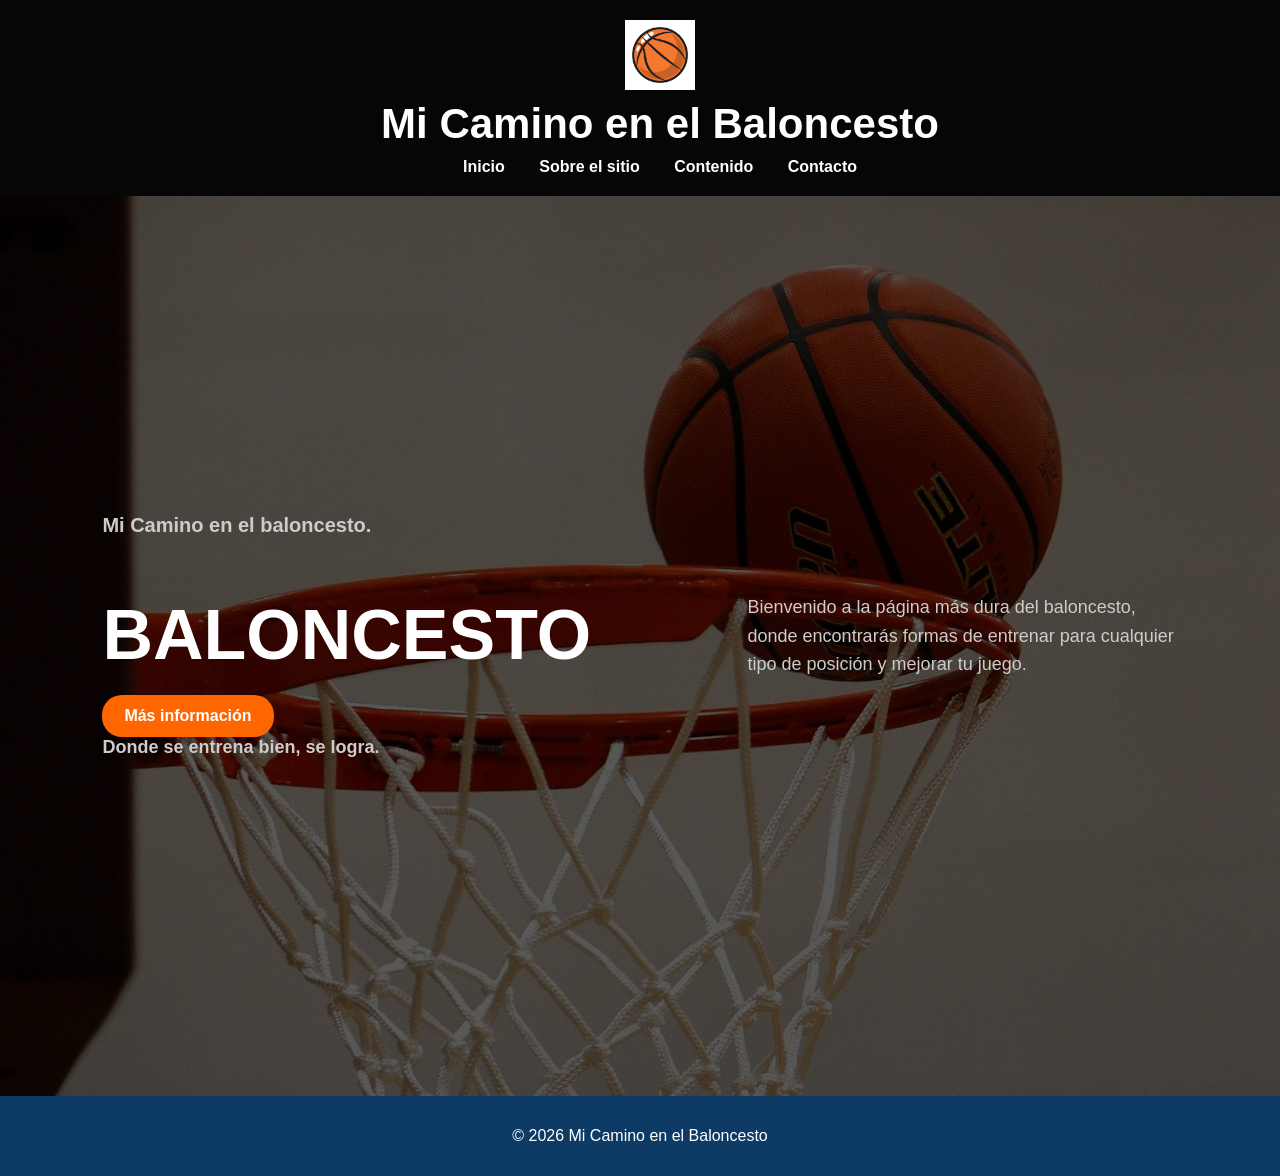
<file: index.html>
<!DOCTYPE html>
<html lang="es">
<head>
  <meta charset="UTF-8">
  <meta name="viewport" content="width=device-width, initial-scale=1.0">
  <title>Mi Camino en el Baloncesto</title>
  <link rel="stylesheet" href="style.css">
</head>

<body>

<header>

  <img src="image/basketball-logo-orange-ball-free-vector.jpg" alt="Logo" class="logo">

  <h1>Mi Camino en el Baloncesto</h1>

  <nav>
    <ul>
      <li><a href="index.html">Inicio</a></li>
      <li><a href="about.html">Sobre el sitio</a></li>
      <li><a href="services.html">Contenido</a></li>
      <li><a href="contact.html">Contacto</a></li>
    </ul>
  </nav>
</header>

<main>
  <section class="principal">

    <div class="left">
      <p class="small-title">Mi Camino en el baloncesto.</p>

      <h2>BALONCESTO</h2>

      <a href="services.html" class="btn">Más información</a>

      <p class="side-text">Donde se entrena bien, se logra.</p>
    </div>

    <div class="right">
      <p class="hero-text">
        Bienvenido a la página más dura del baloncesto, donde encontrarás
        formas de entrenar para cualquier tipo de posición y mejorar tu juego.
      </p>
    </div>

  </section>
</main>

<footer>
  <p>&copy; 2026 Mi Camino en el Baloncesto</p>
</footer>

</body>
</html>
</file>
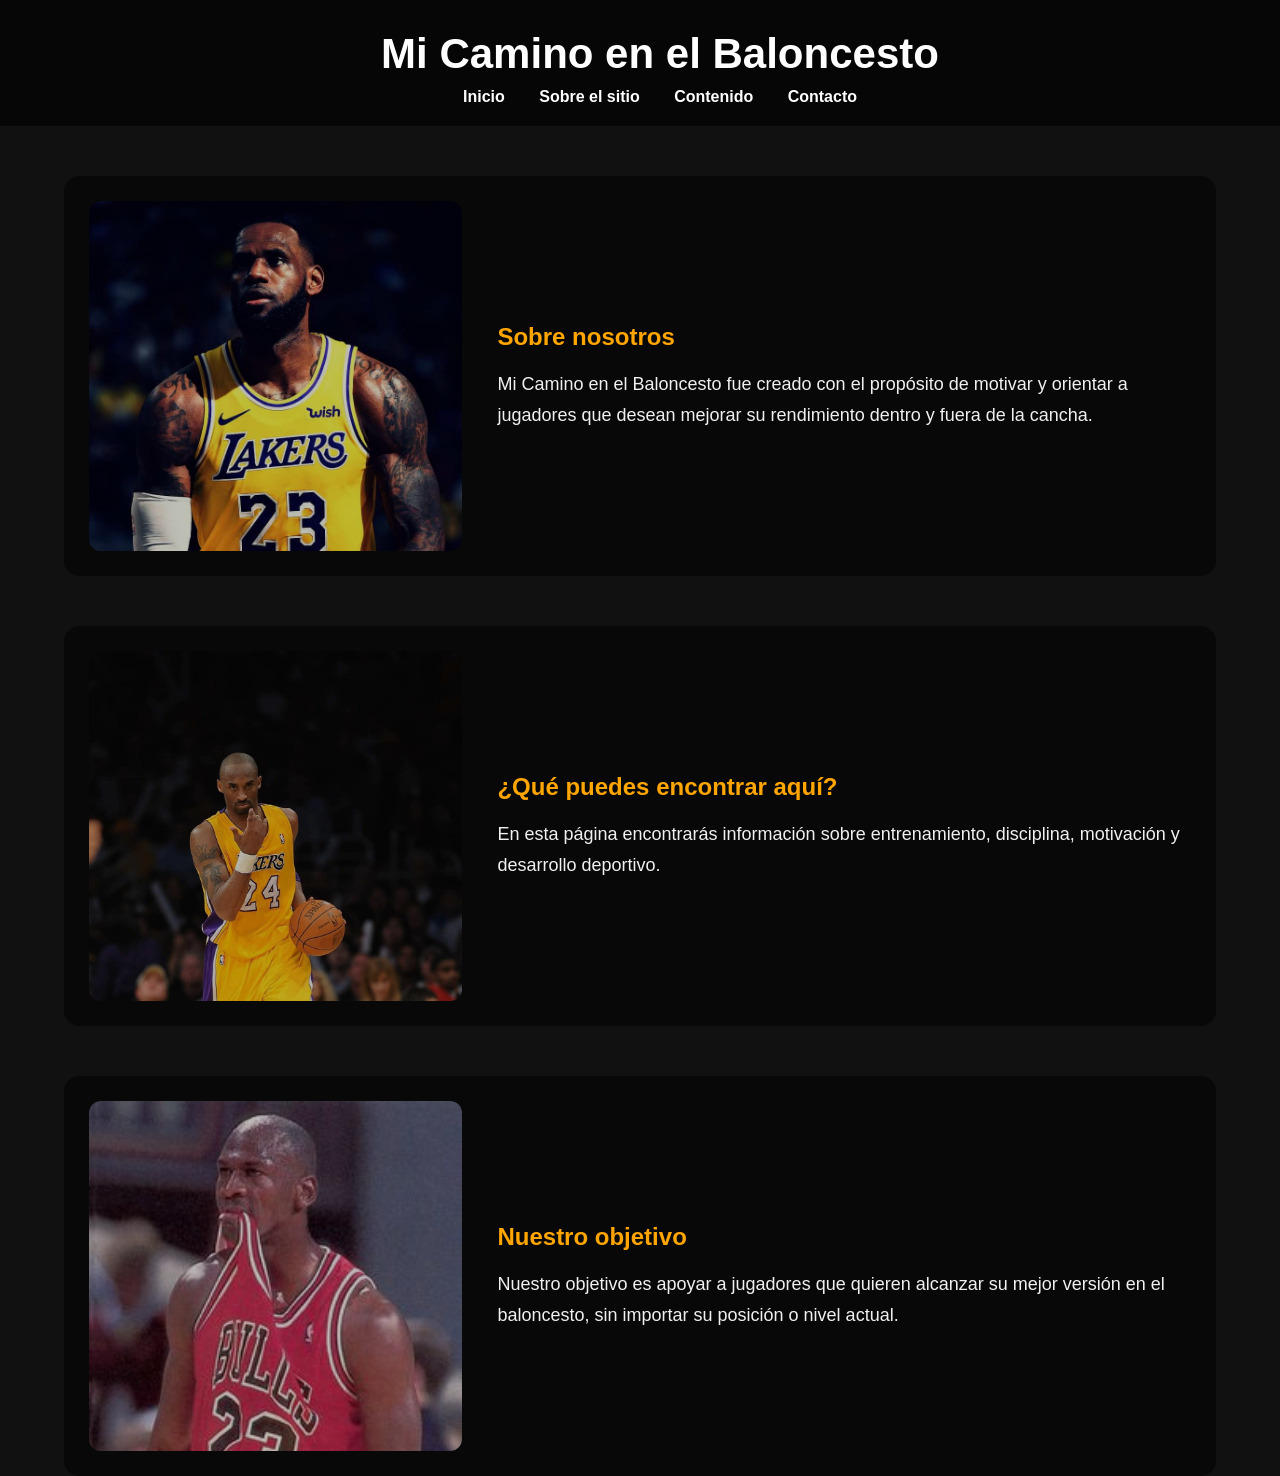
<file: About.html>
<!DOCTYPE html>
<html lang="es">
<head>
  <meta charset="UTF-8">
  <meta name="viewport" content="width=device-width, initial-scale=1.0">
  <title>Sobre el sitio</title>
  <link rel="stylesheet" href="style.css">
</head>

<body>

<header>
  <h1>Mi Camino en el Baloncesto</h1>
  <nav>
    <ul>
      <li><a href="index.html">Inicio</a></li>
      <li><a href="about.html">Sobre el sitio</a></li>
      <li><a href="services.html">Contenido</a></li>
      <li><a href="contact.html">Contacto</a></li>
    </ul>
  </nav>
</header>

<main class="players-section">

  <div class="player-row">
    <img src="image/LEBRON.jpg" alt="LeBron James">
    <div class="player-info">
      <h2>Sobre nosotros</h2>
      <p>
        Mi Camino en el Baloncesto fue creado con el propósito de motivar y orientar
        a jugadores que desean mejorar su rendimiento dentro y fuera de la cancha.
      </p>
    </div>
  </div>

  <div class="player-row">
    <img src="image/kobe-bryant-basketball-71xsox4d8xzqqb02.jpg" alt="Kobe Bryant">
    <div class="player-info">
      <h2>¿Qué puedes encontrar aquí?</h2>
      <p>
        En esta página encontrarás información sobre entrenamiento, disciplina,
        motivación y desarrollo deportivo.
      </p>
    </div>
  </div>

  <div class="player-row">
    <img src="image/Jordan.jpg" alt="Michael Jordan">
    <div class="player-info">
      <h2>Nuestro objetivo</h2>
      <p>
        Nuestro objetivo es apoyar a jugadores que quieren alcanzar su mejor versión
        en el baloncesto, sin importar su posición o nivel actual.
      </p>
    </div>
  </div>

</main>
</file>
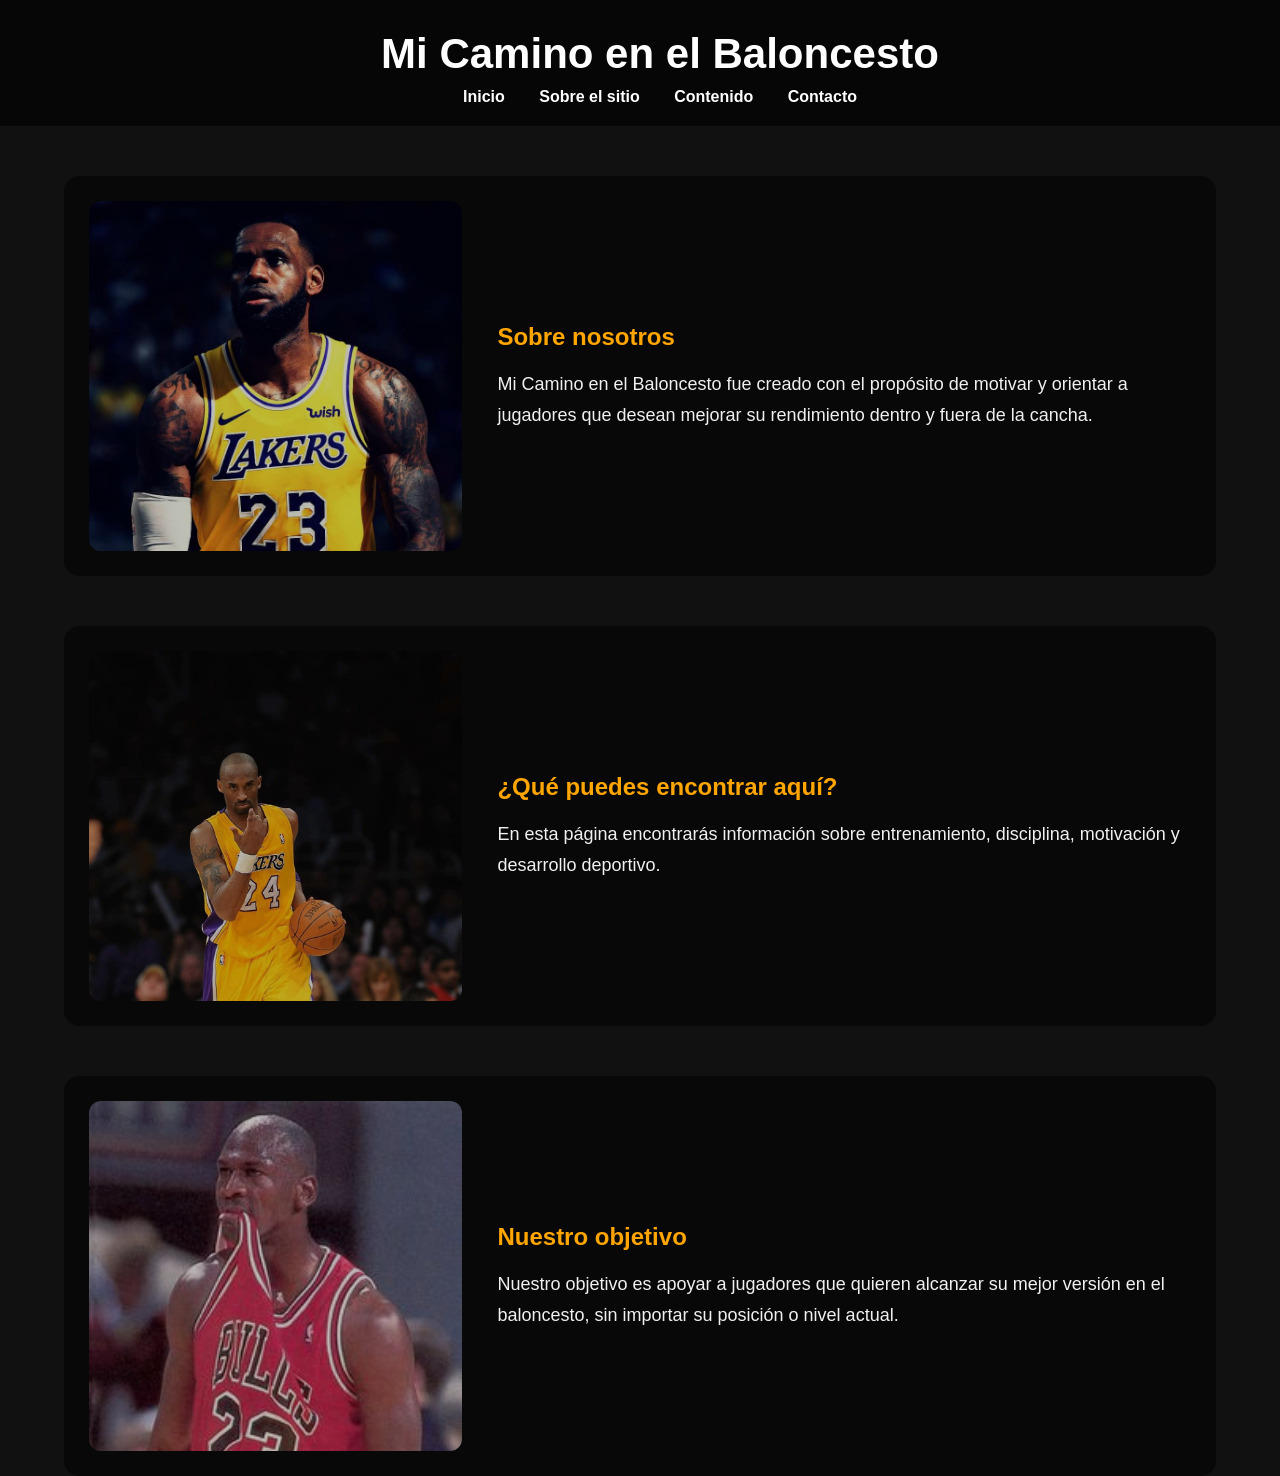
<file: about.html>
<!DOCTYPE html>
<html lang="es">
<head>
  <meta charset="UTF-8">
  <meta name="viewport" content="width=device-width, initial-scale=1.0">
  <title>Sobre el sitio</title>
  <link rel="stylesheet" href="style.css">
</head>

<body>

<header>
  <h1>Mi Camino en el Baloncesto</h1>
  <nav>
    <ul>
      <li><a href="index.html">Inicio</a></li>
      <li><a href="about.html">Sobre el sitio</a></li>
      <li><a href="services.html">Contenido</a></li>
      <li><a href="contact.html">Contacto</a></li>
    </ul>
  </nav>
</header>

<main class="players-section">

  <div class="player-row">
    <img src="image/LEBRON.jpg" alt="LeBron James">
    <div class="player-info">
      <h2>Sobre nosotros</h2>
      <p>
        Mi Camino en el Baloncesto fue creado con el propósito de motivar y orientar
        a jugadores que desean mejorar su rendimiento dentro y fuera de la cancha.
      </p>
    </div>
  </div>

  <div class="player-row">
    <img src="image/kobe-bryant-basketball-71xsox4d8xzqqb02.jpg" alt="Kobe Bryant">
    <div class="player-info">
      <h2>¿Qué puedes encontrar aquí?</h2>
      <p>
        En esta página encontrarás información sobre entrenamiento, disciplina,
        motivación y desarrollo deportivo.
      </p>
    </div>
  </div>

  <div class="player-row">
    <img src="image/Jordan.jpg" alt="Michael Jordan">
    <div class="player-info">
      <h2>Nuestro objetivo</h2>
      <p>
        Nuestro objetivo es apoyar a jugadores que quieren alcanzar su mejor versión
        en el baloncesto, sin importar su posición o nivel actual.
      </p>
    </div>
  </div>

</main>
</file>
<file: style.css>
body {
  margin: 0;
  font-family: Arial, sans-serif;
  background-color: #111;
  color: white;
}

/* HEADER AHORA ENCIMA DE LA IMAGEN */
header {
  background: rgba(0, 0, 0, 0.65);
  color: white;
  text-align: center;
  padding: 20px;
  position: relative;
  width: 100%;
  z-index: 10;
}
.logo {
  width: 70px;
  display: block;
  margin: 0 auto 10px auto;
}

header h1 {
  margin: 10px 0;
  font-size: 42px;
}

nav ul {
  list-style-type: none;
  padding: 0;
  margin: 10px 0 0 0;
}

nav ul li {
  display: inline-block;
  margin: 0 15px;
}

nav ul li a {
  color: white;
  text-decoration: none;
  font-weight: bold;
}

nav ul li a:hover {
  text-decoration: underline;
}

/* MAIN FULL WIDTH */
main {
  width: 100%;
  margin: 0;
  min-height: 100vh;
  padding: 0;
}

/* 🔥 HERO CON IMAGEN DE FONDO */
.principal {
  background: linear-gradient(
      rgba(0, 0, 0, 0.65),
      rgba(0, 0, 0, 0.65)
    ),
    url("image/pexels-pixabay-358042.jpg");

  background-size: cover;
  background-position: center 35%;
  background-repeat: no-repeat;

  height: calc(100vh - 0px);
  display: flex;
  justify-content: space-between;
  align-items: center;
  padding: 0 8%;
  gap: 40px;
}

.left {
  width: 50%;
}

.right {
  width: 40%;
}

/* TEXTO */
.small-title {
  font-size: 20px;
  font-weight: bold;
  margin-bottom: 20px;
  color: #ff6600;
}

.principal h2 {
  font-size: 70px;
  margin-bottom: 20px;
  color: white;
}

.principal p {
  max-width: 500px;
  margin: 0 0 20px 0;
  color: #cccccc;
}

.hero-text {
  max-width: 550px;
  margin: 0 auto 25px auto;
  color: #d6d6d6;
  font-size: 18px;
  line-height: 1.6;
}

.side-text {
  margin-top: 20px;
  font-size: 18px;
  color: #f0f0f0;
  font-weight: bold;
}

/* BOTÓN */
.btn {
  display: inline-block;
  background-color: #ff6600;
  color: white;
  padding: 12px 22px;
  text-decoration: none;
  border-radius: 20px;
  font-weight: bold;
}

.btn:hover {
  background-color: #cc5200;
}

/* ABOUT */
.about-page {
  width: 85%;
  margin: 40px auto;
  background-color: rgba(255, 255, 255, 0.08);
  padding: 30px;
  border-radius: 12px;
}

.about-text h2 {
  color: #ff6600;
  margin-top: 20px;
  margin-bottom: 10px;
}

.about-text p {
  color: #f0f0f0;
  line-height: 1.7;
  margin-bottom: 18px;
}

.about-images {
  display: flex;
  justify-content: space-between;
  gap: 20px;
  margin-top: 30px;
  flex-wrap: wrap;
}

.about-images img {
  width: 48%;
  border-radius: 10px;
  object-fit: cover;
}

/* FOOTER */
footer {
  text-align: center;
  padding: 15px;
  background-color: #0d3b66;
  color: white;
}

/* RESPONSIVE */
@media (max-width: 768px) {
  .principal {
    flex-direction: column;
    text-align: center;
    padding: 120px 20px;
  }

  .left,
  .right {
    width: 100%;
  }

  .principal h2 {
    font-size: 42px;
  }

  .about-images img {
    width: 100%;
  }

  nav ul li {
    display: block;
    margin: 10px 0;
  }
}
/* ===== FONDOS PARA OTRAS PAGINAS ===== */

/* ABOUT */
.about-body {
  background:
    linear-gradient(rgba(0,0,0,0.7), rgba(0,0,0,0.7)),
    url("image/LEBRON.jpg"),
    url("image/kobe-bryant-basketball-71xsox4d8xzqqb02.jpg"),
    url("image/Jordan.jpg");

  background-size: cover, contain, contain, contain;
  background-position: center, left center, center center, right center;
  background-repeat: no-repeat;
}

/* SERVICES */
.services-body {
  background: linear-gradient(
      rgba(0,0,0,0.7),
      rgba(0,0,0,0.7)
    ),
    url("image/services.jpg");

  background-size: cover;
  background-position: center;
  background-attachment: fixed;
}

/* CONTACT */
.contact-body {
  background: linear-gradient(
      rgba(0,0,0,0.7),
      rgba(0,0,0,0.7)
    ),
    url("im");

  background-size: cover;
  background-position: center;
  background-attachment: fixed;
}
.about-layout {
  display: flex;
  align-items: center;
  gap: 40px;
  width: 90%;
  margin: 60px auto;
}

.about-player {
  width: 40%;
}

.about-player img {
  width: 100%;
  height: 500px;
  object-fit: cover;
  object-position: top;
  border-radius: 15px;
  filter: brightness(70%);
}

.about-info {
  width: 60%;
  background: rgba(0,0,0,0.6);
  padding: 30px;
  border-radius: 15px;
}

.about-info h2 {
  color: orange;
}

.about-info p {
  line-height: 1.6;
}
.players-section {
  width: 90%;
  margin: 50px auto;
}

.player-row {
  display: flex;
  align-items: center;
  gap: 35px;
  margin-bottom: 50px;
  background: rgba(0, 0, 0, 0.55);
  padding: 25px;
  border-radius: 15px;
}

.player-row img {
  width: 35%;
  height: 350px;
  object-fit: cover;
  object-position: top;
  border-radius: 12px;
  filter: brightness(75%);
}

.player-info {
  width: 65%;
}

.player-info h2 {
  color: orange;
  margin-bottom: 15px;
}

.player-info p {
  color: #f0f0f0;
  line-height: 1.7;
  font-size: 18px;
}

@media (max-width: 768px) {
  .player-row {
    flex-direction: column;
    text-align: center;
  }

  .player-row img,
  .player-info {
    width: 100%;
  }
}
.services-content {
  width: 90%;
  margin: 50px auto;
}

.services-content h2 {
  color: orange;
  margin-bottom: 30px;
  font-size: 32px;
}

.service-card {
  background: rgba(0, 0, 0, 0.55);
  padding: 25px;
  margin-bottom: 25px;
  border-radius: 15px;
  border-left: 5px solid #ff6600;
}

.service-card h3 {
  color: #ff6600;
  margin-bottom: 10px;
}

.service-card p {
  color: #f0f0f0;
  line-height: 1.7;
  font-size: 17px;
}
html, body {
  height: 100%;
}

body {
  display: flex;
  flex-direction: column;
}

main {
  flex: 1;
}
.contact-container {
  width: 90%;
  margin: 60px auto;
  text-align: center;
}

.contact-container h2 {
  color: #ff6600;
  margin-bottom: 30px;
  font-size: 38px;
  letter-spacing: 1px;
}

.contact-card {
  background: rgba(0, 0, 0, 0.6);
  padding: 30px;
  border-radius: 15px;
  max-width: 500px;
  margin: 0 auto;
}

.contact-card p {
  font-size: 18px;
  margin: 15px 0;
  color: #f0f0f0;
}
.contact-card {
  transition: transform 0.3s ease, box-shadow 0.3s ease;
}

.contact-card:hover {
  transform: translateY(-5px);
  box-shadow: 0 10px 25px rgba(0,0,0,0.6);
}
html, body {
  height: 100%;
}

body {
  display: flex;
  flex-direction: column;
}

main {
  flex: 1;
}
</file>
